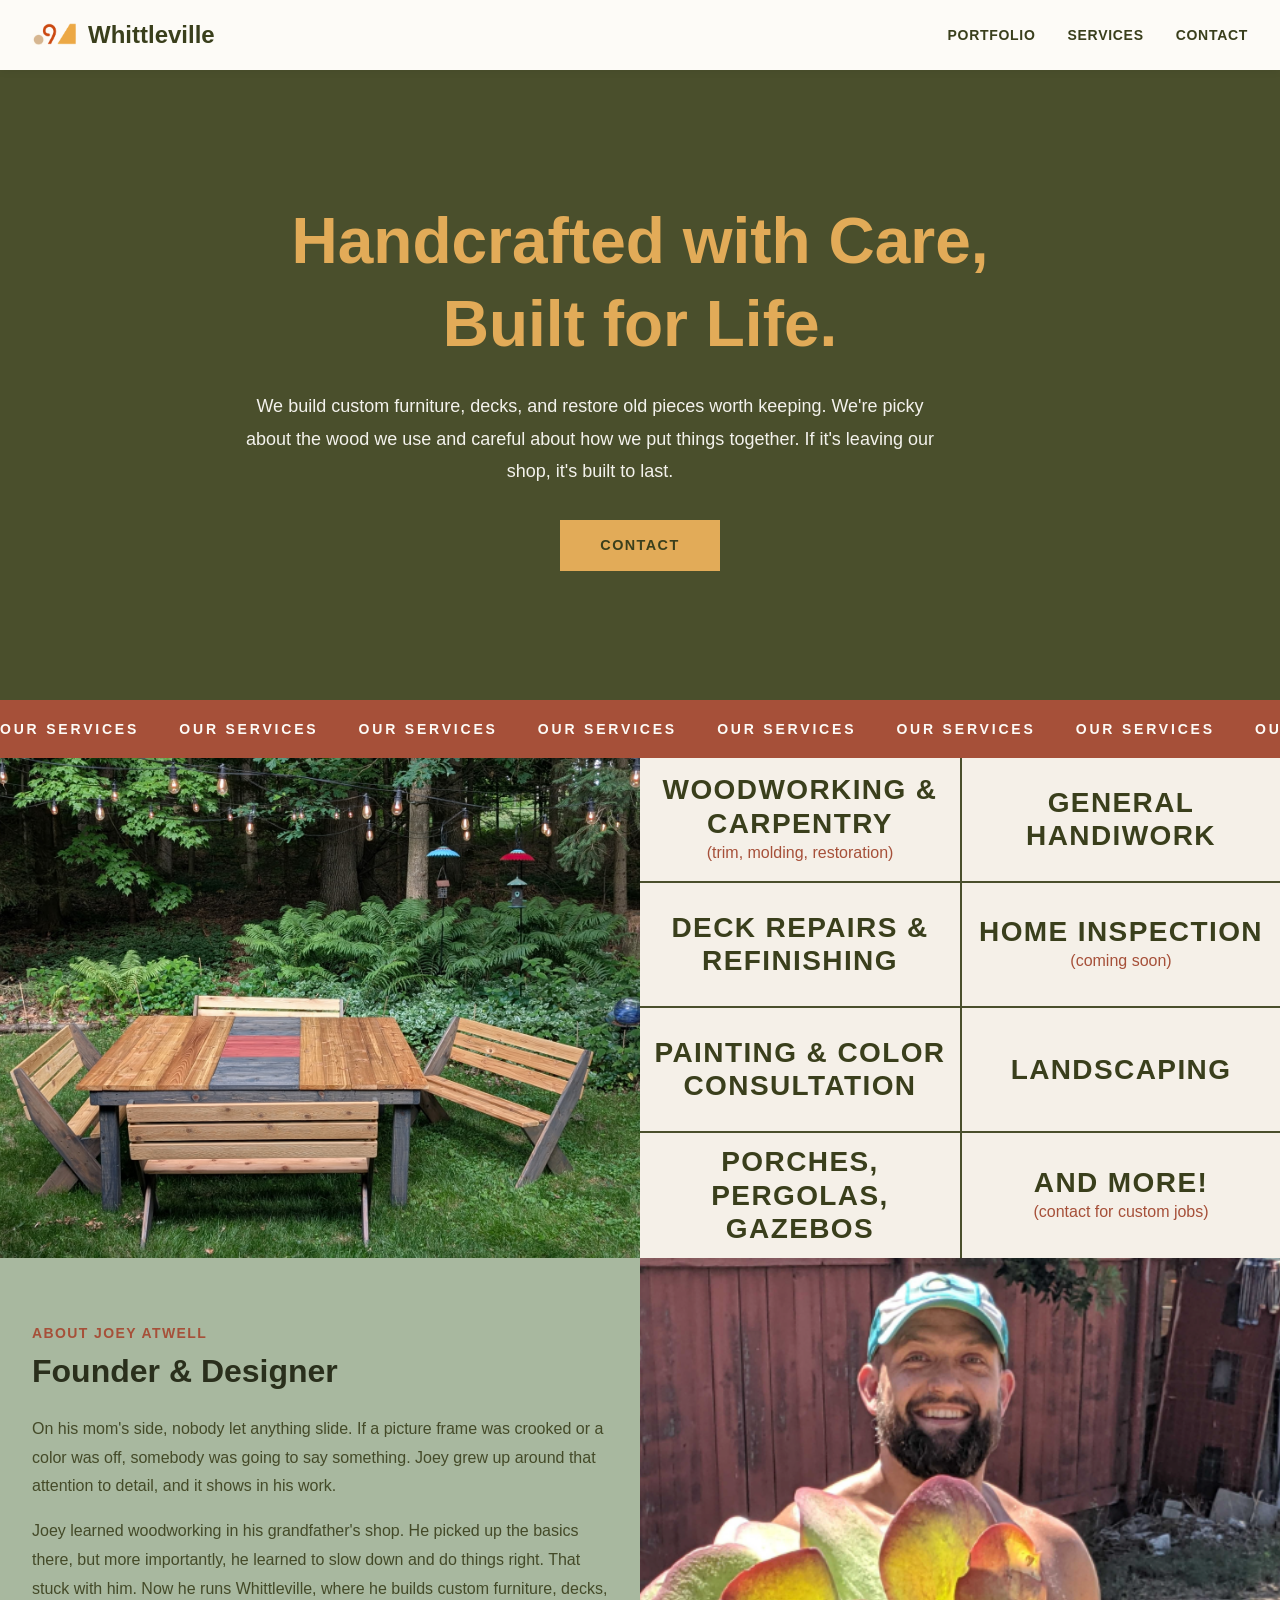
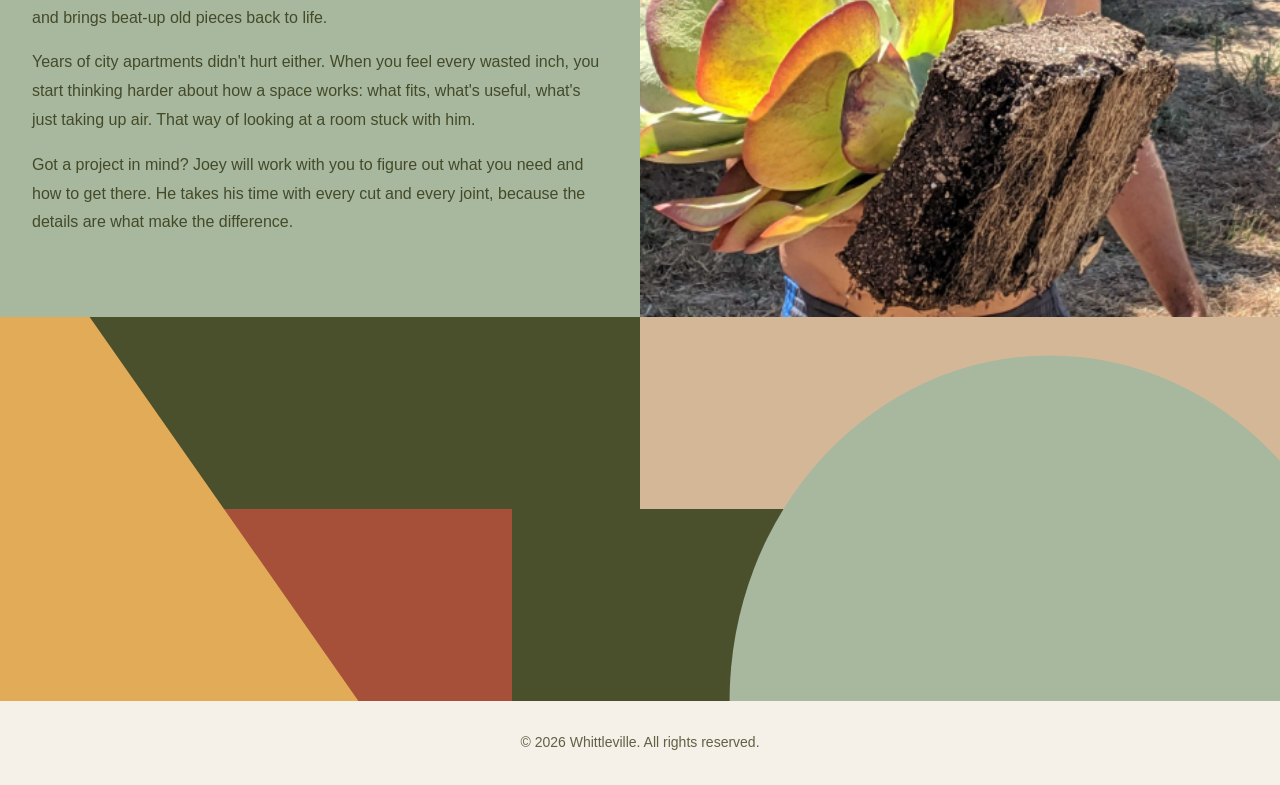
<file: index.html>
<!doctype html>
<html lang="en">
    <head>
        <meta charset="UTF-8" />
        <meta name="viewport" content="width=device-width, initial-scale=1.0" />
        <meta
            name="description"
            content="Whittleville - Custom woodworking, furniture restoration, and deck building done right."
        />
        <title>Whittleville - Handcrafted with Care, Built for Life</title>
        <link rel="stylesheet" href="css/styles.css" />
        <link rel="preconnect" href="https://fonts.googleapis.com" />
        <link rel="preconnect" href="https://fonts.gstatic.com" crossorigin />
        <link
            href="https://fonts.googleapis.com/css2?family=Courier+Prime:wght@400;700&display=swap"
            rel="stylesheet"
        />
    </head>
    <body>
        <!-- Header & Navigation -->
        <header class="header">
            <nav class="nav container">
                <a href="index.html" class="nav__logo">
                    <span class="nav__logo-icon">
                        <img src="images/logo-transparent.png" alt="logo" />
                    </span>
                    Whittleville
                </a>

                <button class="nav__toggle" aria-label="Toggle navigation">
                    <span></span>
                    <span></span>
                    <span></span>
                </button>

                <div class="nav__menu">
                    <ul class="nav__list">
                        <li>
                            <a href="portfolio.html" class="nav__link"
                                >Portfolio</a
                            >
                        </li>
                        <li>
                            <a href="services.html" class="nav__link"
                                >Services</a
                            >
                        </li>
                        <li>
                            <a href="contact.html" class="nav__link">Contact</a>
                        </li>
                    </ul>
                </div>
            </nav>
        </header>

        <!-- Hero Section -->
        <section class="hero">
            <div class="hero__container">
                <h1 class="hero__title">
                    Handcrafted with Care, Built for Life.
                </h1>
                <p class="hero__text">
                    We build custom furniture, decks, and restore old pieces
                    worth keeping. We're picky about the wood we use and careful
                    about how we put things together. If it's leaving our shop,
                    it's built to last.
                </p>
                <a href="contact.html" class="btn">Contact</a>
            </div>
        </section>

        <!-- Services Banner -->
        <div class="services-banner">
            <div class="services-banner__text">
                OUR SERVICES&nbsp;&nbsp;&nbsp;&nbsp;&nbsp;&nbsp;OUR
                SERVICES&nbsp;&nbsp;&nbsp;&nbsp;&nbsp;&nbsp;OUR
                SERVICES&nbsp;&nbsp;&nbsp;&nbsp;&nbsp;&nbsp;OUR
                SERVICES&nbsp;&nbsp;&nbsp;&nbsp;&nbsp;&nbsp;OUR
                SERVICES&nbsp;&nbsp;&nbsp;&nbsp;&nbsp;&nbsp;OUR
                SERVICES&nbsp;&nbsp;&nbsp;&nbsp;&nbsp;&nbsp;OUR
                SERVICES&nbsp;&nbsp;&nbsp;&nbsp;&nbsp;&nbsp;OUR
                SERVICES&nbsp;&nbsp;&nbsp;&nbsp;&nbsp;&nbsp;OUR
                SERVICES&nbsp;&nbsp;&nbsp;&nbsp;&nbsp;&nbsp;OUR
                SERVICES&nbsp;&nbsp;&nbsp;&nbsp;&nbsp;&nbsp;OUR
                SERVICES&nbsp;&nbsp;&nbsp;&nbsp;&nbsp;&nbsp;OUR
                SERVICES&nbsp;&nbsp;&nbsp;&nbsp;&nbsp;&nbsp;OUR
                SERVICES&nbsp;&nbsp;&nbsp;&nbsp;&nbsp;&nbsp;OUR
                SERVICES&nbsp;&nbsp;&nbsp;&nbsp;&nbsp;&nbsp;OUR
                SERVICES&nbsp;&nbsp;&nbsp;&nbsp;&nbsp;&nbsp;OUR
                SERVICES&nbsp;&nbsp;&nbsp;&nbsp;&nbsp;&nbsp;OUR
                SERVICES&nbsp;&nbsp;&nbsp;&nbsp;&nbsp;&nbsp;OUR
                SERVICES&nbsp;&nbsp;&nbsp;&nbsp;&nbsp;&nbsp;OUR
                SERVICES&nbsp;&nbsp;&nbsp;&nbsp;&nbsp;&nbsp;OUR
                SERVICES&nbsp;&nbsp;&nbsp;&nbsp;&nbsp;&nbsp;
            </div>
        </div>

        <!-- Services Section -->
        <section class="services">
            <div class="services__container">
                <img
                    src="images/project-pictures/finished-patio-furniture.jpg"
                    alt="Custom outdoor furniture set in garden"
                    class="services__image"
                />

                <div class="services__list">
                    <div class="services__item d-flex flex-column">
                        <h3 class="services__name">Woodworking & Carpentry</h3>
                        <span class="color-rust"
                            >(trim, molding, restoration)</span
                        >
                    </div>
                    <div class="services__item">
                        <h3 class="services__name">General Handiwork</h3>
                    </div>
                    <div class="services__item d-flex flex-column">
                        <h3 class="services__name">
                            Deck Repairs & Refinishing
                        </h3>
                    </div>
                    <div class="services__item d-flex flex-column">
                        <h3 class="services__name">Home Inspection</h3>
                        <span class="color-rust">(coming soon)</span>
                    </div>
                    <div class="services__item">
                        <h3 class="services__name">
                            Painting & Color Consultation
                        </h3>
                    </div>
                    <div class="services__item">
                        <h3 class="services__name">
                            Landscaping
                        </h3>
                    </div>
                    <div class="services__item">
                        <h3 class="services__name">
                            Porches, Pergolas, Gazebos
                        </h3>
                    </div>
                    <div class="services__item d-flex flex-column">
                        <h3 class="services__name">And more!</h3>
                        <span class="color-rust"
                            >(contact for custom jobs)</span
                        >
                    </div>
                </div>
            </div>
        </section>

        <!-- About Section -->
        <section class="about">
            <div class="about__container container">
                <div class="about__content">
                    <p class="about__subtitle">About Joey Atwell</p>
                    <h2 class="about__title">Founder & Designer</h2>

                    <p class="about__text">
                        On his mom's side, nobody let anything slide. If a
                        picture frame was crooked or a color was off, somebody
                        was going to say something. Joey grew up around that
                        attention to detail, and it shows in his work.
                    </p>

                    <p class="about__text">
                        Joey learned woodworking in his grandfather's shop. He
                        picked up the basics there, but more importantly, he
                        learned to slow down and do things right. That stuck
                        with him. Now he runs Whittleville, where he builds
                        custom furniture, decks, and brings beat-up old pieces
                        back to life.
                    </p>

                    <p class="about__text">
                        Years of city apartments didn't hurt either. When you
                        feel every wasted inch, you start thinking harder about
                        how a space works: what fits, what's useful, what's
                        just taking up air. That way of looking at a room stuck
                        with him.
                    </p>

                    <p class="about__text">
                        Got a project in mind? Joey will work with you to figure
                        out what you need and how to get there. He takes his
                        time with every cut and every joint, because the details
                        are what make the difference.
                    </p>
                </div>

                <div class="about__image-wrapper">
                    <img
                        src="images/joey-working.png"
                        alt="Joey Atwell working on a project"
                        class="about__image"
                    />
                </div>
            </div>
        </section>

        <!-- Footer -->
        <footer class="footer">
            <svg
                viewBox="0 0 1000 300"
                xmlns="http://www.w3.org/2000/svg"
                preserveAspectRatio="xMidYMid slice"
            >
                <!-- Olive green background -->
                <rect x="0" y="0" width="1000" height="300" fill="#4a4f2c" />

                <!-- Rust/terracotta rectangle - smaller, overlapping -->
                <rect x="0" y="150" width="400" height="150" fill="#a65039" />

                <!-- Mustard/tan gold triangle - large, from bottom left -->
                <polygon points="0,300 0,-100 280,300" fill="#e2ab58" />

                <!-- Sand/blush rectangle - top right -->
                <rect x="500" y="0" width="500" height="150" fill="#d4b797" />

                <!-- Sage green circle/ellipse - bottom right, partially cut off -->
                <ellipse cx="820" cy="300" rx="250" ry="270" fill="#a8b89f" />
            </svg>
            <div class="container">
                <p class="footer__text">
                    &copy;
                    <script>
                        document.write(new Date().getFullYear());
                    </script>
                    Whittleville. All rights reserved.
                </p>
            </div>
        </footer>

        <script src="js/main.js"></script>
    </body>
</html>
</file>
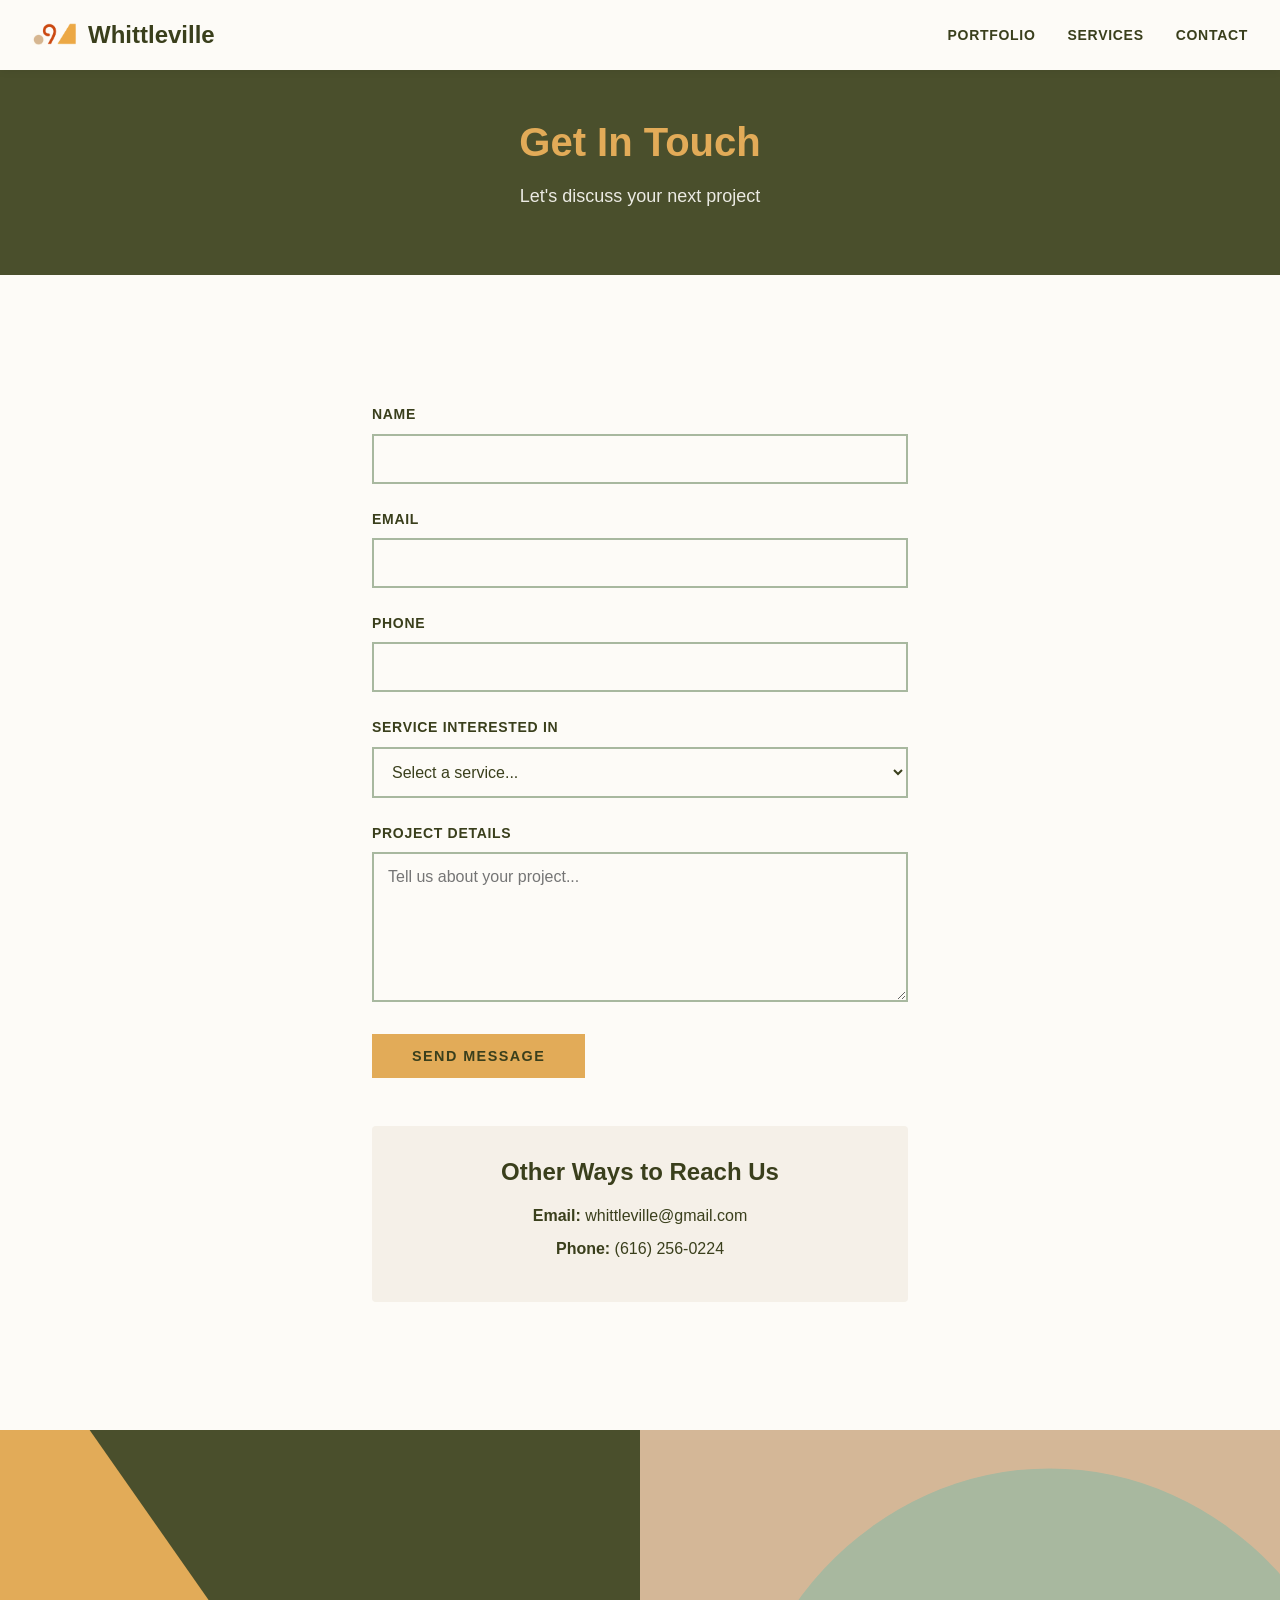
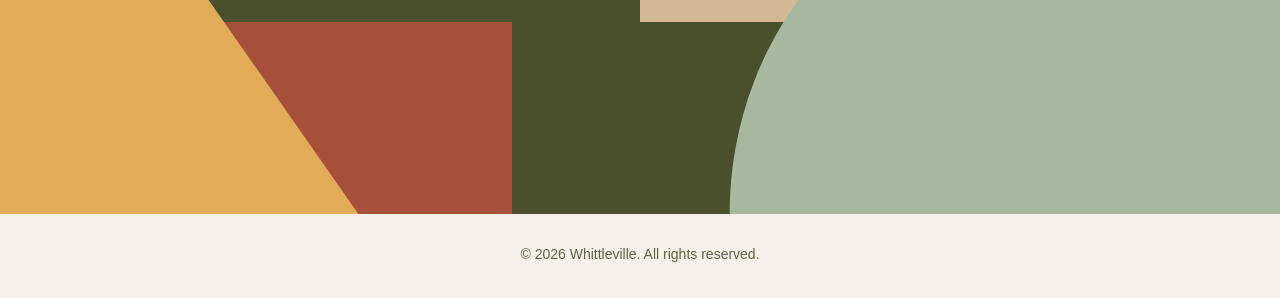
<file: contact.html>
<!doctype html>
<html lang="en">
    <head>
        <meta charset="UTF-8" />
        <meta name="viewport" content="width=device-width, initial-scale=1.0" />
        <meta
            name="description"
            content="Get in touch with Whittleville for custom woodworking, restoration, and home services."
        />
        <title>Contact - Whittleville</title>
        <link rel="stylesheet" href="css/styles.css" />
        <link rel="preconnect" href="https://fonts.googleapis.com" />
        <link rel="preconnect" href="https://fonts.gstatic.com" crossorigin />
        <link
            href="https://fonts.googleapis.com/css2?family=Courier+Prime:wght@400;700&display=swap"
            rel="stylesheet"
        />
    </head>
    <body>
        <!-- Header & Navigation -->
        <header class="header">
            <nav class="nav container">
                <a href="index.html" class="nav__logo">
                    <span class="nav__logo-icon">
                        <img src="images/logo-transparent.png" alt="logo" />
                    </span>
                    Whittleville
                </a>

                <button class="nav__toggle" aria-label="Toggle navigation">
                    <span></span>
                    <span></span>
                    <span></span>
                </button>

                <div class="nav__menu">
                    <ul class="nav__list">
                        <li>
                            <a href="portfolio.html" class="nav__link"
                                >Portfolio</a
                            >
                        </li>
                        <li>
                            <a href="services.html" class="nav__link"
                                >Services</a
                            >
                        </li>
                        <li>
                            <a href="contact.html" class="nav__link">Contact</a>
                        </li>
                    </ul>
                </div>
            </nav>
        </header>

        <!-- Page Header -->
        <section class="page-header">
            <h1 class="page-header__title">Get In Touch</h1>
            <p class="page-header__subtitle">Let's discuss your next project</p>
        </section>

        <!-- Contact Form -->
        <section class="section">
            <div class="contact-form">
                <form action="https://formsubmit.co/whittleville@gmail.com" method="POST" id="contactForm">
                    <!-- Formsubmit configuration -->
                    <input type="hidden" name="_next" value="https://whittleville.com/thanks.html" />
                    <input type="hidden" name="_subject" value="New Whittleville Inquiry" />
                    <input type="hidden" name="_blacklist" value="casino, crypto, SEO, viagra, loan, forex, bitcoin, marketing agency, web traffic, backlinks" />
                    <input type="hidden" name="_template" value="table" />
                    <input type="hidden" name="_autoresponse" value="Thanks for reaching out to Whittleville! We got your message and will get back to you soon." />

                    <div class="form-group">
                        <label for="name" class="form-label">Name</label>
                        <input
                            type="text"
                            id="name"
                            name="name"
                            class="form-input"
                            required
                        />
                    </div>

                    <div class="form-group">
                        <label for="email" class="form-label">Email</label>
                        <input
                            type="email"
                            id="email"
                            name="email"
                            class="form-input"
                            required
                        />
                    </div>

                    <div class="form-group">
                        <label for="phone" class="form-label">Phone</label>
                        <input
                            type="tel"
                            id="phone"
                            name="phone"
                            class="form-input"
                        />
                    </div>

                    <!-- Honeypot field - hidden from humans, visible to bots -->
                    <div
                        class="form-group"
                        style="position: absolute; left: -9999px"
                        aria-hidden="true"
                    >
                        <label for="website">Website</label>
                        <input
                            type="text"
                            id="website"
                            name="website"
                            class="form-input"
                            tabindex="-1"
                            autocomplete="off"
                        />
                    </div>

                    <div class="form-group">
                        <label for="service" class="form-label"
                            >Service Interested In</label
                        >
                        <select id="service" name="service" class="form-input">
                            <option value="">Select a service...</option>
                            <option value="woodworking">Woodworking</option>
                            <option value="deck-repairs">Deck Repairs & Refinishing</option>
                            <option value="furniture-restoration">Furniture Restoration</option>
                            <option value="general-handiwork">General Handiwork</option>
                            <option value="painting">Painting & Color Consultation</option>
                            <option value="landscaping">Landscaping</option>
                            <option value="porches-pergolas-gazebos">Porches, Pergolas & Gazebos</option>
                            <option value="other">Other</option>
                        </select>
                    </div>

                    <div class="form-group">
                        <label for="message" class="form-label">
                            Project Details
                        </label>
                        <textarea
                            id="message"
                            name="message"
                            class="form-textarea"
                            required
                            placeholder="Tell us about your project..."
                        ></textarea>
                    </div>

                    <button type="submit" class="btn form-button">
                        Send Message
                    </button>
                </form>

                <div
                    style="
                        margin-top: 3rem;
                        text-align: center;
                        padding: 2rem;
                        background-color: var(--cream);
                        border-radius: 4px;
                    "
                >
                    <h3
                        style="
                            font-family: var(--font-heading);
                            color: var(--dark-olive);
                            margin-bottom: 1rem;
                        "
                    >
                        Other Ways to Reach Us
                    </h3>
                    <p style="margin-bottom: 0.5rem">
                        <strong>Email:</strong> whittleville@gmail.com
                    </p>
                    <p style="margin-bottom: 0.5rem">
                        <strong>Phone:</strong> (616) 256-0224
                    </p>
                </div>
            </div>
        </section>

        <!-- Footer -->
        <footer class="footer">
            <svg
                viewBox="0 0 1000 300"
                xmlns="http://www.w3.org/2000/svg"
                preserveAspectRatio="xMidYMid slice"
            >
                <!-- Olive green background -->
                <rect x="0" y="0" width="1000" height="300" fill="#4a4f2c" />

                <!-- Rust/terracotta rectangle - smaller, overlapping -->
                <rect x="0" y="150" width="400" height="150" fill="#a65039" />

                <!-- Mustard/tan gold triangle - large, from bottom left -->
                <polygon points="0,300 0,-100 280,300" fill="#e2ab58" />

                <!-- Sand/blush rectangle - top right -->
                <rect x="500" y="0" width="500" height="150" fill="#d4b797" />

                <!-- Sage green circle/ellipse - bottom right, partially cut off -->
                <ellipse cx="820" cy="300" rx="250" ry="270" fill="#a8b89f" />
            </svg>
            <div class="container">
                <p class="footer__text">
                    &copy;
                    <script>
                        document.write(new Date().getFullYear());
                    </script>
                    Whittleville. All rights reserved.
                </p>
            </div>
        </footer>

        <script src="js/main.js"></script>
    </body>
</html>
</file>
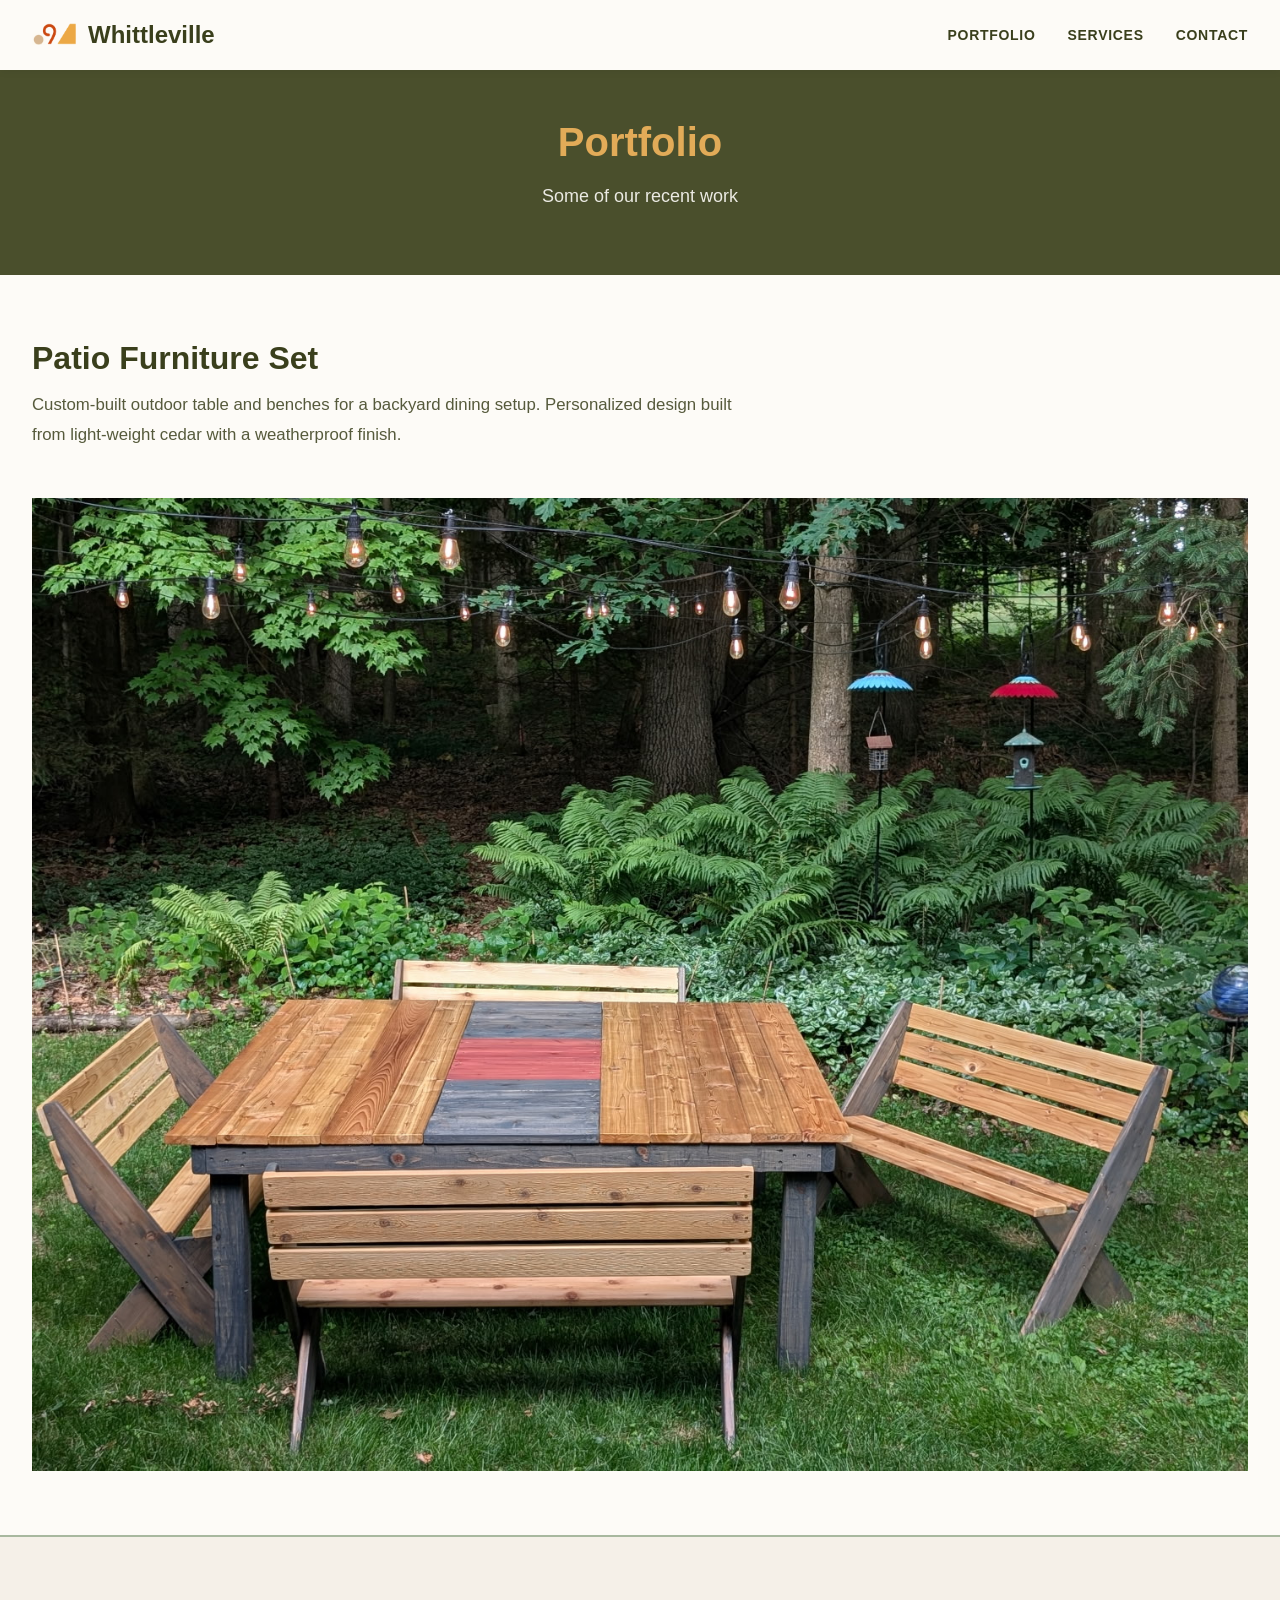
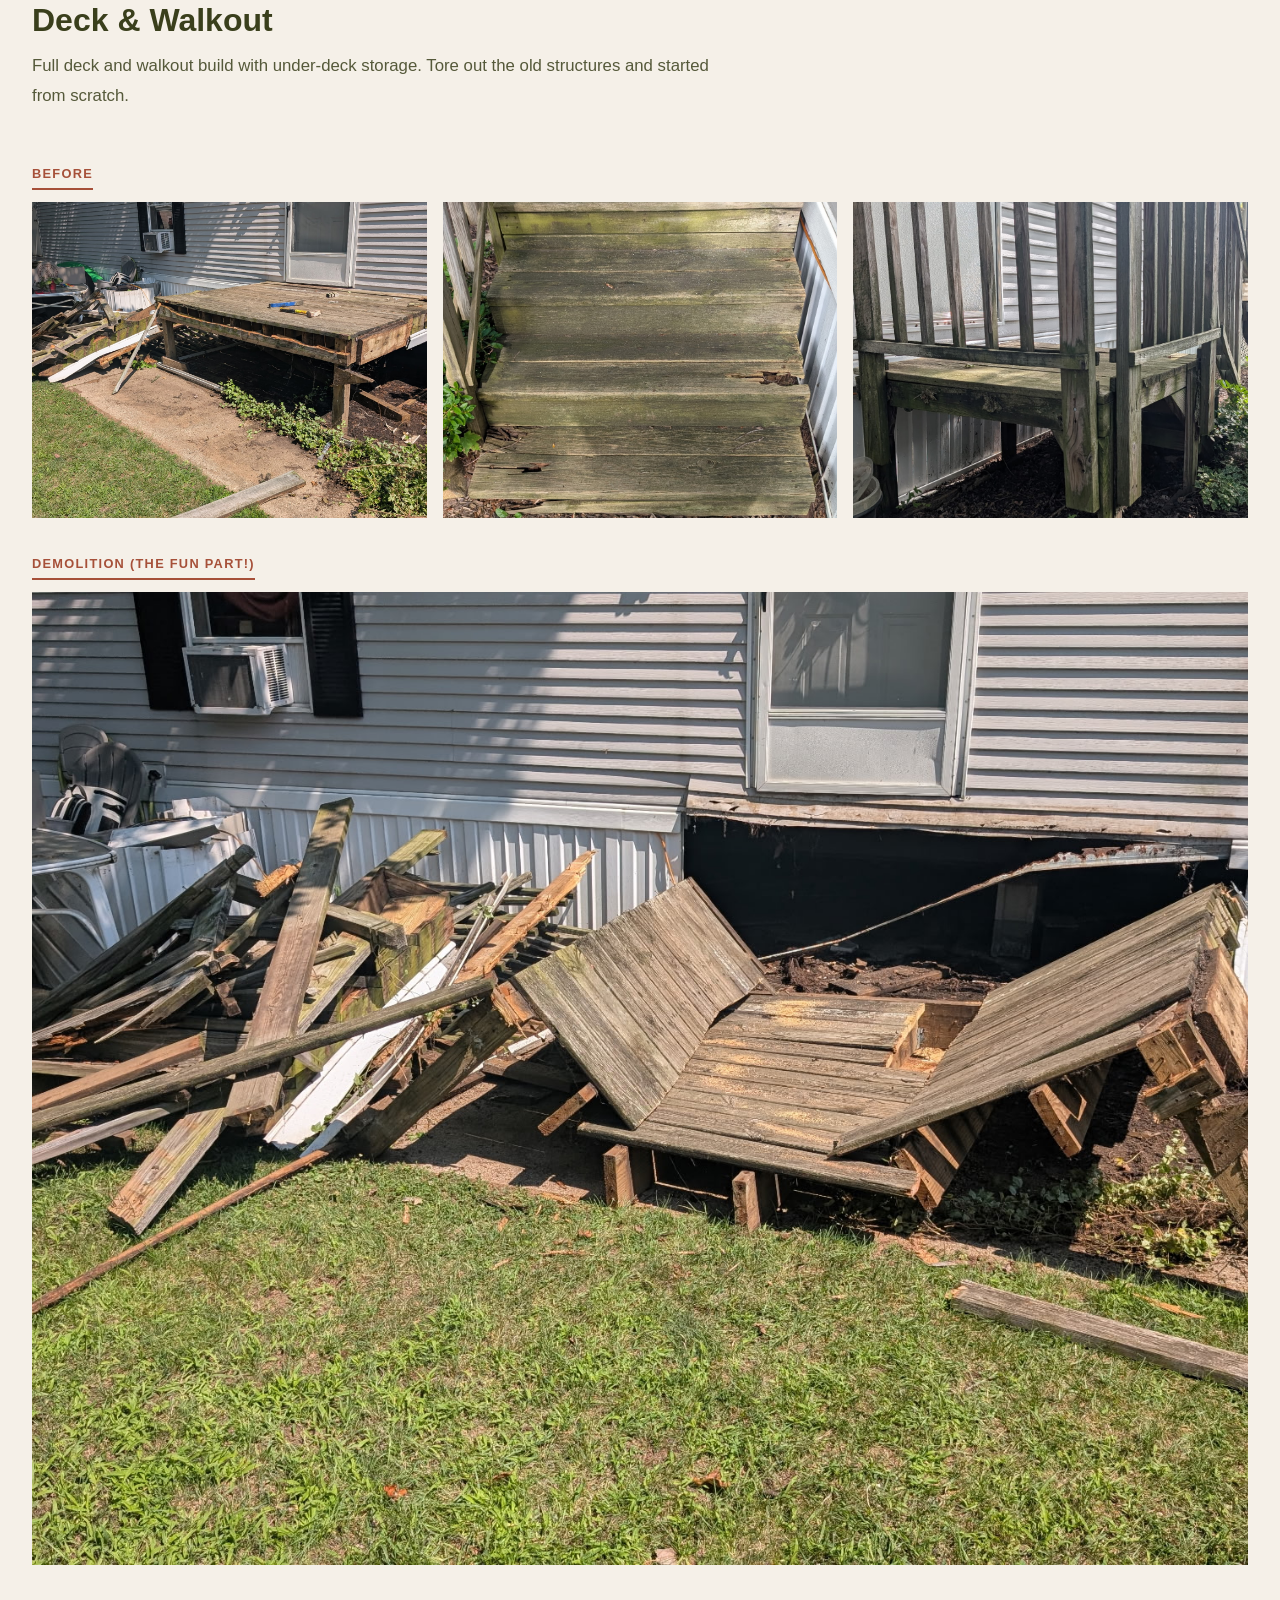
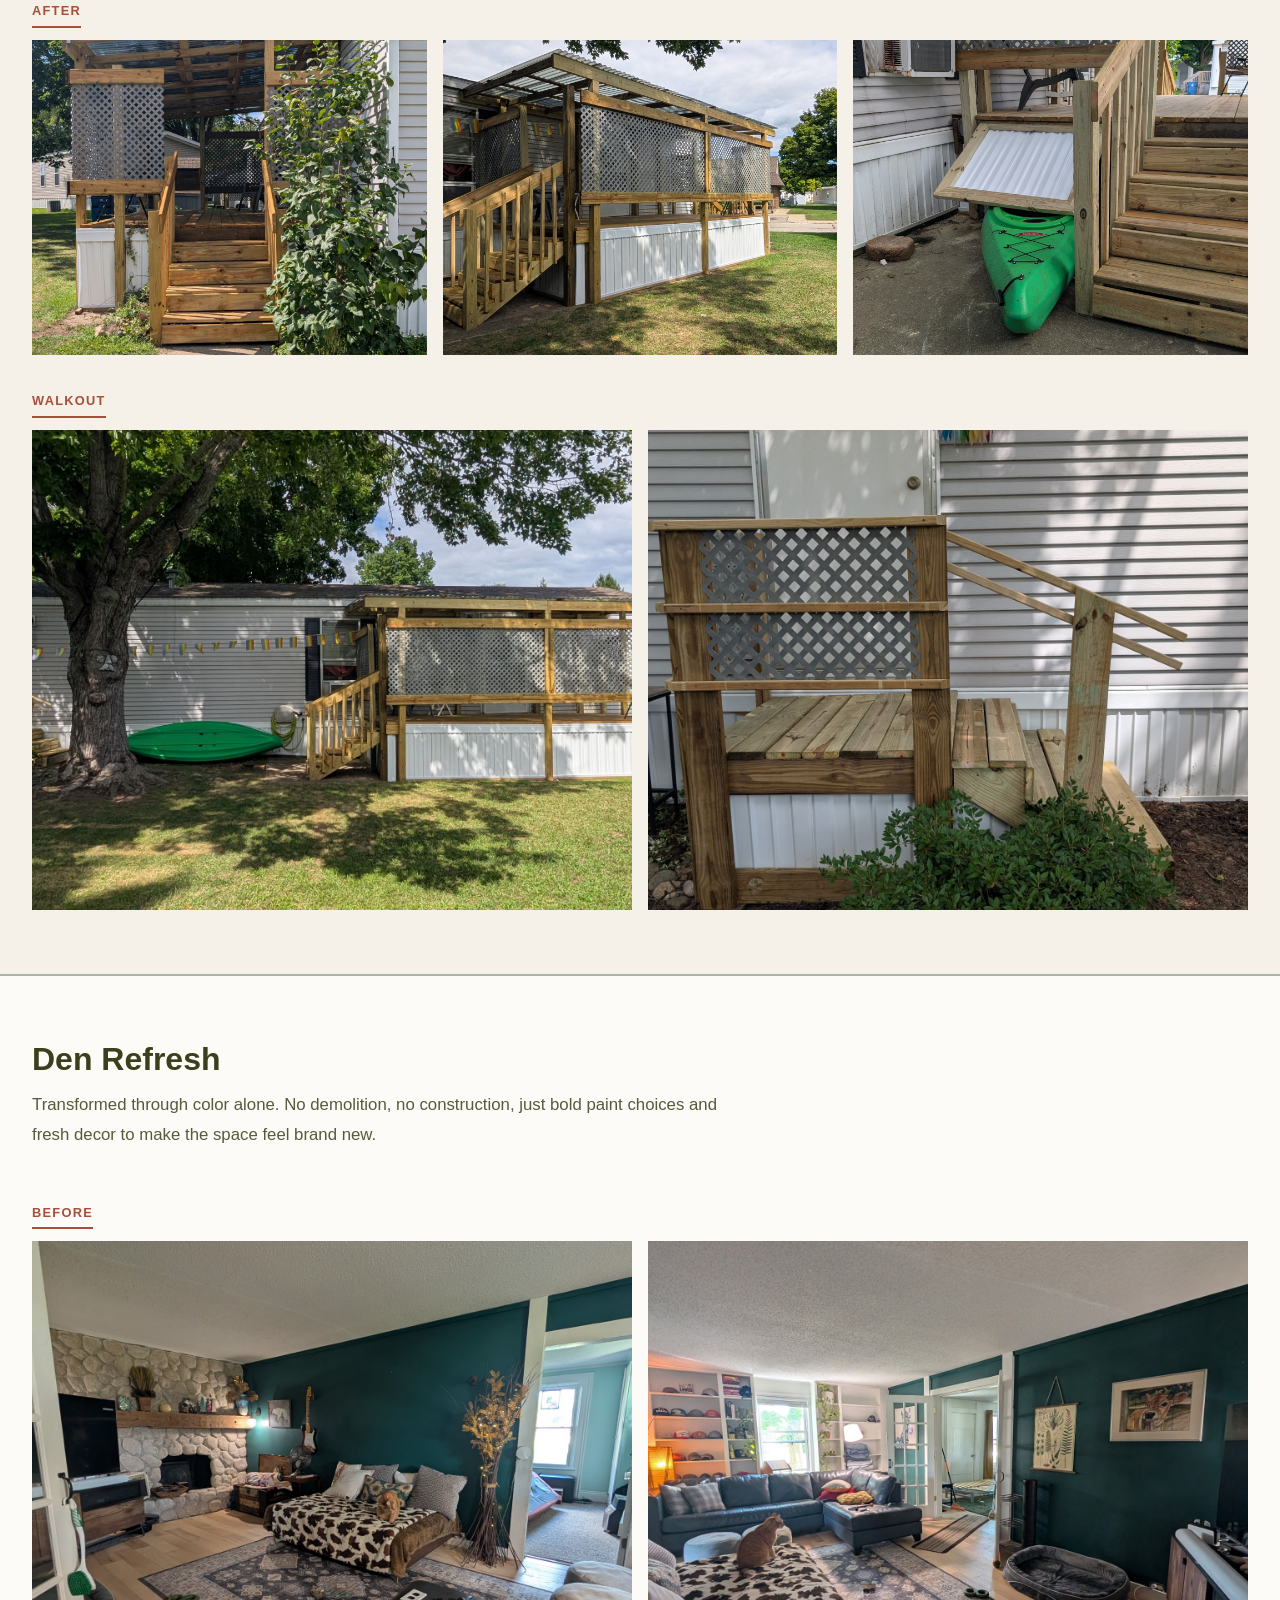
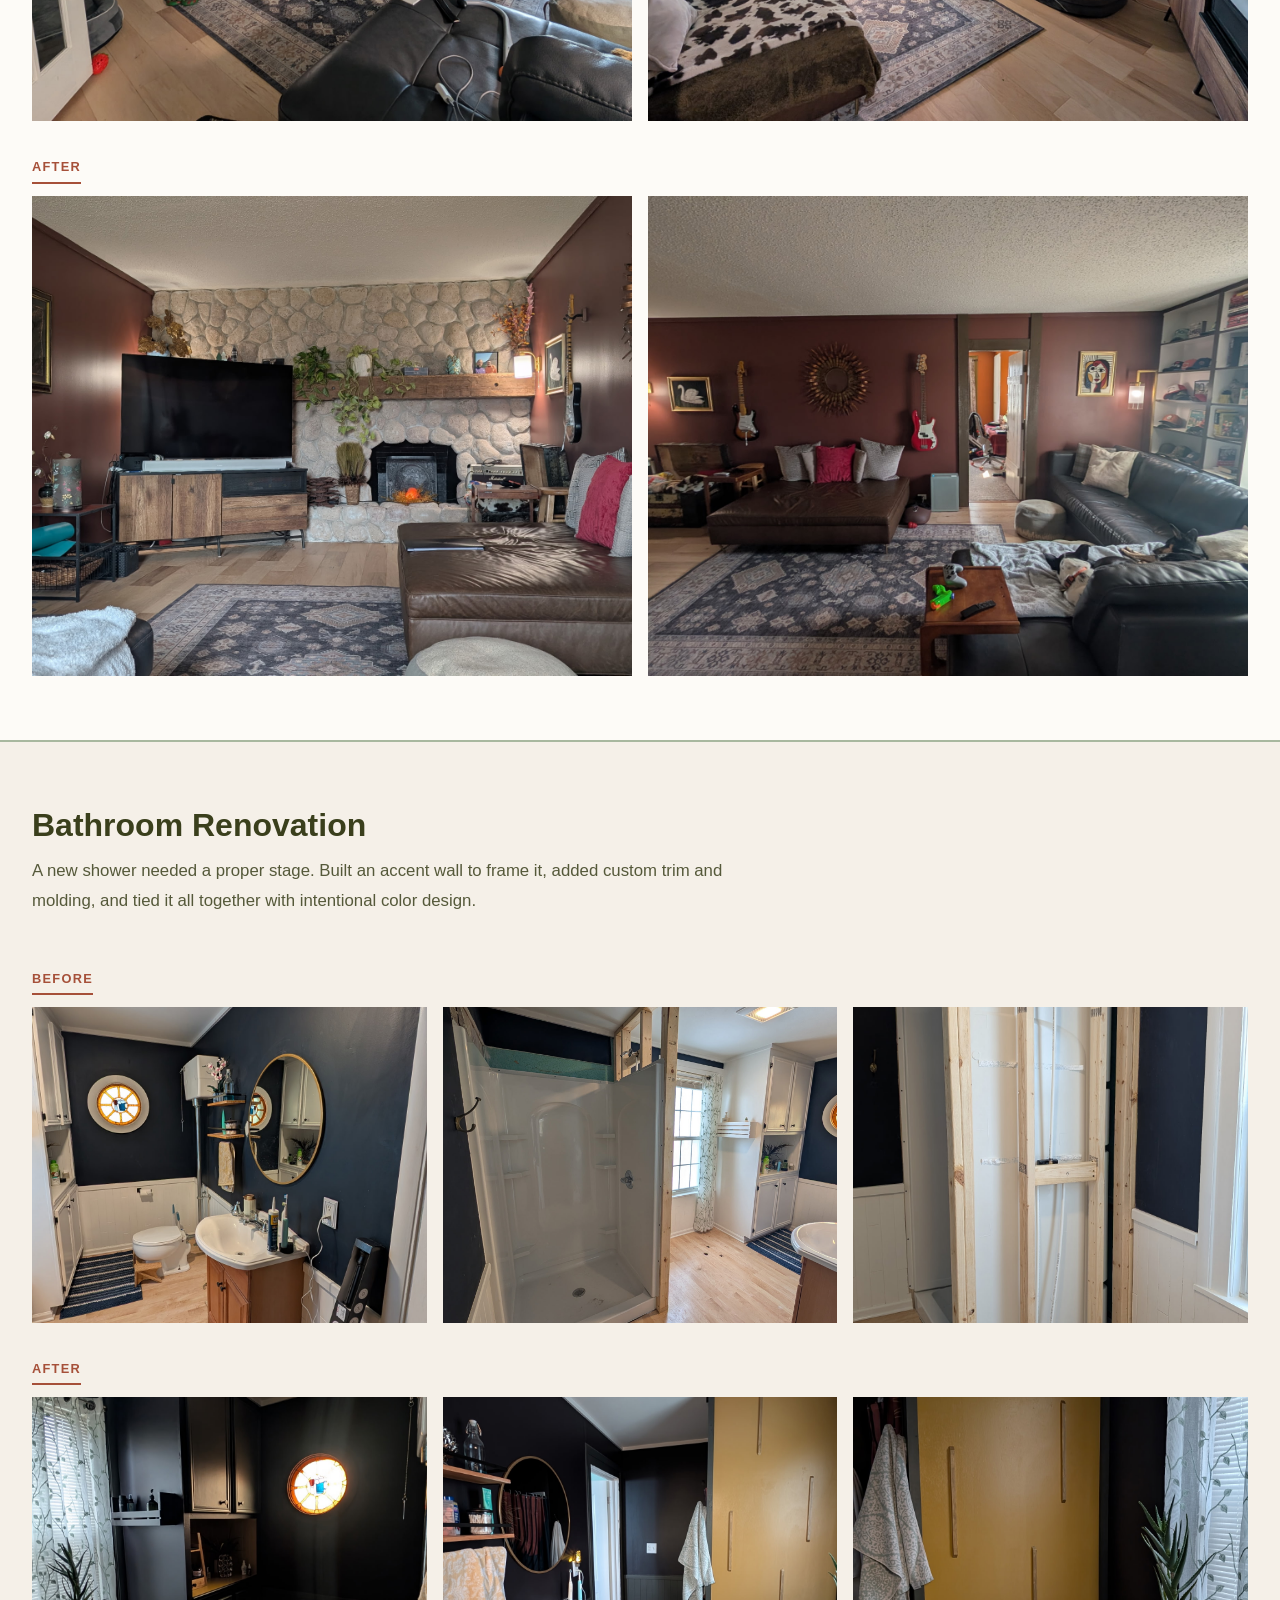
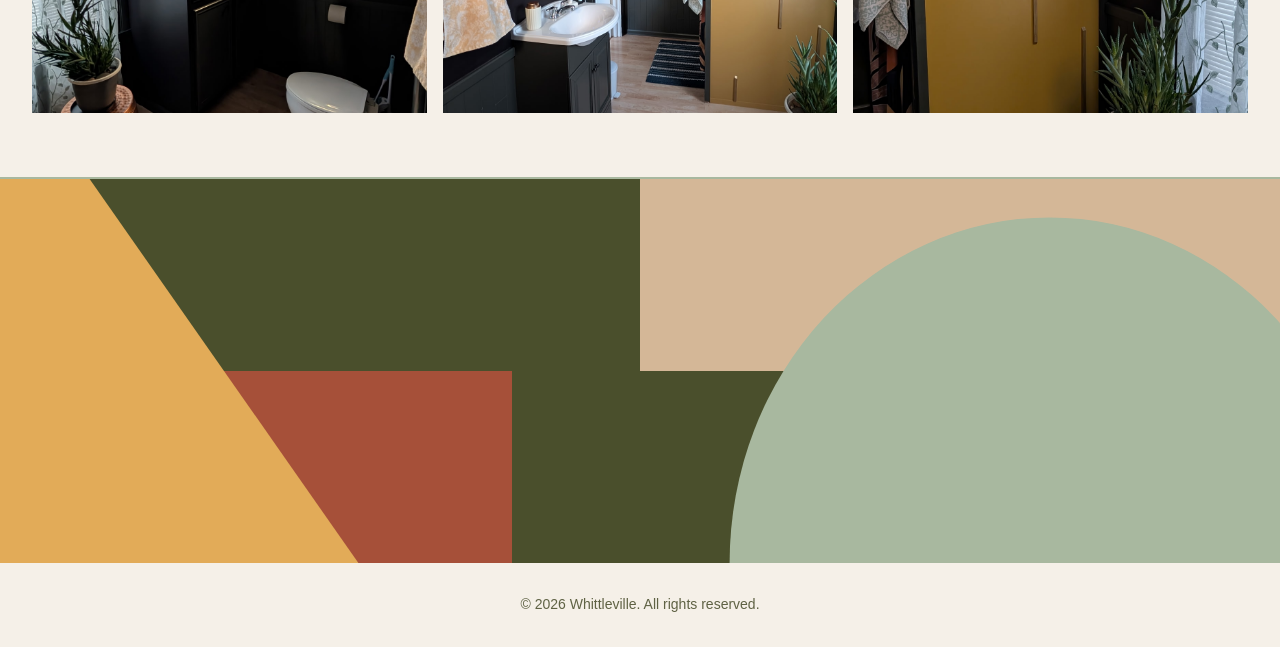
<file: portfolio.html>
<!doctype html>
<html lang="en">
    <head>
        <meta charset="UTF-8" />
        <meta name="viewport" content="width=device-width, initial-scale=1.0" />
        <meta
            name="description"
            content="View our portfolio of handcrafted woodworking projects, furniture restoration, and custom builds."
        />
        <title>Portfolio - Whittleville</title>
        <link rel="stylesheet" href="css/styles.css" />
        <link rel="preconnect" href="https://fonts.googleapis.com" />
        <link rel="preconnect" href="https://fonts.gstatic.com" crossorigin />
        <link
            href="https://fonts.googleapis.com/css2?family=Courier+Prime:wght@400;700&display=swap"
            rel="stylesheet"
        />
    </head>
    <body>
        <!-- Header & Navigation -->
        <header class="header">
            <nav class="nav container">
                <a href="index.html" class="nav__logo">
                    <span class="nav__logo-icon">
                        <img src="images/logo-transparent.png" alt="logo" />
                    </span>
                    Whittleville
                </a>

                <button class="nav__toggle" aria-label="Toggle navigation">
                    <span></span>
                    <span></span>
                    <span></span>
                </button>

                <div class="nav__menu">
                    <ul class="nav__list">
                        <li>
                            <a href="portfolio.html" class="nav__link"
                                >Portfolio</a
                            >
                        </li>
                        <li>
                            <a href="services.html" class="nav__link"
                                >Services</a
                            >
                        </li>
                        <li>
                            <a href="contact.html" class="nav__link">Contact</a>
                        </li>
                    </ul>
                </div>
            </nav>
        </header>

        <!-- Page Header -->
        <section class="page-header">
            <h1 class="page-header__title">Portfolio</h1>
            <p class="page-header__subtitle">Some of our recent work</p>
        </section>

        <!-- Projects -->

        <section class="project">
            <div class="project__header">
                <h2 class="project__title">Patio Furniture Set</h2>
                <p class="project__description">
                    Custom-built outdoor table and benches for a backyard dining
                    setup. Personalized design built from light-weight cedar
                    with a weatherproof finish.
                </p>
            </div>
            <div class="project__photos">
                <img
                    src="images/project-pictures/finished-patio-furniture.jpg"
                    alt="Custom outdoor patio furniture set"
                    class="project__photo"
                />
            </div>
        </section>

        <section class="project">
            <div class="project__header">
                <h2 class="project__title">Deck & Walkout</h2>
                <p class="project__description">
                    Full deck and walkout build with under-deck storage. Tore
                    out the old structures and started from scratch.
                </p>
            </div>
            <div class="project__phase">
                <span class="project__phase-label">Before</span>
                <div class="project__photos">
                    <img
                        src="images/project-pictures/deck-walkout/2025-deck-DURING.jpg"
                        alt="Deck area before rebuild"
                        class="project__photo"
                    />
                    <img
                        src="images/project-pictures/deck-walkout/2025-walkout-BEFORE-front.jpg"
                        alt="Walkout area before construction"
                        class="project__photo"
                    />
                    <img
                        src="images/project-pictures/deck-walkout/2025-walkout-BEFORE-back.jpg"
                        alt="Walkout area before, back view"
                        class="project__photo"
                    />
                </div>
            </div>
            <div class="project__phase">
                <span class="project__phase-label"
                    >Demolition (the fun part!)</span
                >
                <div class="project__photos">
                    <img
                        src="images/project-pictures/deck-walkout/2025-deck-DURING-2.jpg"
                        alt="Deck construction in progress"
                        class="project__photo"
                    />
                </div>
            </div>
            <div class="project__phase">
                <span class="project__phase-label">After</span>
                <div class="project__photos">
                    <img
                        src="images/project-pictures/deck-walkout/2025-deck-AFTER-front.jpg"
                        alt="Finished deck from the front"
                        class="project__photo"
                    />
                    <img
                        src="images/project-pictures/deck-walkout/2025-deck-AFTER-side.jpg"
                        alt="Finished deck from the side"
                        class="project__photo"
                    />
                    <img
                        src="images/project-pictures/deck-walkout/2025-deck-AFTER-storage.jpg"
                        alt="Under-deck storage area"
                        class="project__photo"
                    />
                </div>
            </div>
            <div class="project__phase">
                <span class="project__phase-label">Walkout</span>
                <div class="project__photos">
                    <img
                        src="images/project-pictures/deck-walkout/2025-deck-and-walkout-AFTER.jpg"
                        alt="Deck and walkout path together"
                        class="project__photo"
                    />
                    <img
                        src="images/project-pictures/deck-walkout/2025-walkout-AFTER.jpg"
                        alt="Finished walkout path"
                        class="project__photo"
                    />
                </div>
            </div>
        </section>

        <section class="project">
            <div class="project__header">
                <h2 class="project__title">Den Refresh</h2>
                <p class="project__description">
                    Transformed through color alone. No demolition, no
                    construction, just bold paint choices and fresh decor to
                    make the space feel brand new.
                </p>
            </div>
            <div class="project__phase">
                <span class="project__phase-label">Before</span>
                <div class="project__photos">
                    <img
                        src="images/project-pictures/den/den-before-from-front.jpg"
                        alt="Den before remodel, front view"
                        class="project__photo"
                    />
                    <img
                        src="images/project-pictures/den/den-before-from-end.jpg"
                        alt="Den before remodel, end view"
                        class="project__photo"
                    />
                </div>
            </div>
            <div class="project__phase">
                <span class="project__phase-label">After</span>
                <div class="project__photos">
                    <img
                        src="images/project-pictures/den/den-after-from-front.jpg"
                        alt="Finished den, front view"
                        class="project__photo"
                    />
                    <img
                        src="images/project-pictures/den/den-after-from-side.jpg"
                        alt="Finished den, side view"
                        class="project__photo"
                    />
                </div>
            </div>
        </section>

        <section class="project">
            <div class="project__header">
                <h2 class="project__title">Bathroom Renovation</h2>
                <p class="project__description">
                    A new shower needed a proper stage. Built an accent wall to
                    frame it, added custom trim and molding, and tied it all
                    together with intentional color design.
                </p>
            </div>
            <div class="project__phase">
                <span class="project__phase-label">Before</span>
                <div class="project__photos">
                    <img
                        src="images/project-pictures/bathroom/bathroom-before.jpg"
                        alt="Bathroom before renovation"
                        class="project__photo"
                    />
                    <img
                        src="images/project-pictures/bathroom/bathroom-during.jpg"
                        alt="Bathroom mid-renovation"
                        class="project__photo"
                    />
                    <img
                        src="images/project-pictures/bathroom/bathroom-during-shower-back.jpg"
                        alt="Shower area mid-renovation"
                        class="project__photo"
                    />
                </div>
            </div>
            <div class="project__phase">
                <span class="project__phase-label">After</span>
                <div class="project__photos">
                    <img
                        src="images/project-pictures/bathroom/bathroom-after-from-front.jpg"
                        alt="Finished bathroom, front view"
                        class="project__photo"
                    />
                    <img
                        src="images/project-pictures/bathroom/bathroom-after-from-end.jpg"
                        alt="Finished bathroom, end view"
                        class="project__photo"
                    />
                    <img
                        src="images/project-pictures/bathroom/bathroom-after-shower-back.jpg"
                        alt="Finished shower detail"
                        class="project__photo"
                    />
                </div>
            </div>
        </section>

        <!-- Footer -->
        <footer class="footer">
            <svg
                viewBox="0 0 1000 300"
                xmlns="http://www.w3.org/2000/svg"
                preserveAspectRatio="xMidYMid slice"
            >
                <!-- Olive green background -->
                <rect x="0" y="0" width="1000" height="300" fill="#4a4f2c" />

                <!-- Rust/terracotta rectangle - smaller, overlapping -->
                <rect x="0" y="150" width="400" height="150" fill="#a65039" />

                <!-- Mustard/tan gold triangle - large, from bottom left -->
                <polygon points="0,300 0,-100 280,300" fill="#e2ab58" />

                <!-- Sand/blush rectangle - top right -->
                <rect x="500" y="0" width="500" height="150" fill="#d4b797" />

                <!-- Sage green circle/ellipse - bottom right, partially cut off -->
                <ellipse cx="820" cy="300" rx="250" ry="270" fill="#a8b89f" />
            </svg>
            <div class="container">
                <p class="footer__text">
                    &copy; <script>document.write(new Date().getFullYear())</script> Whittleville. All rights reserved.
                </p>
            </div>
        </footer>

        <script src="js/main.js"></script>
    </body>
</html>
</file>
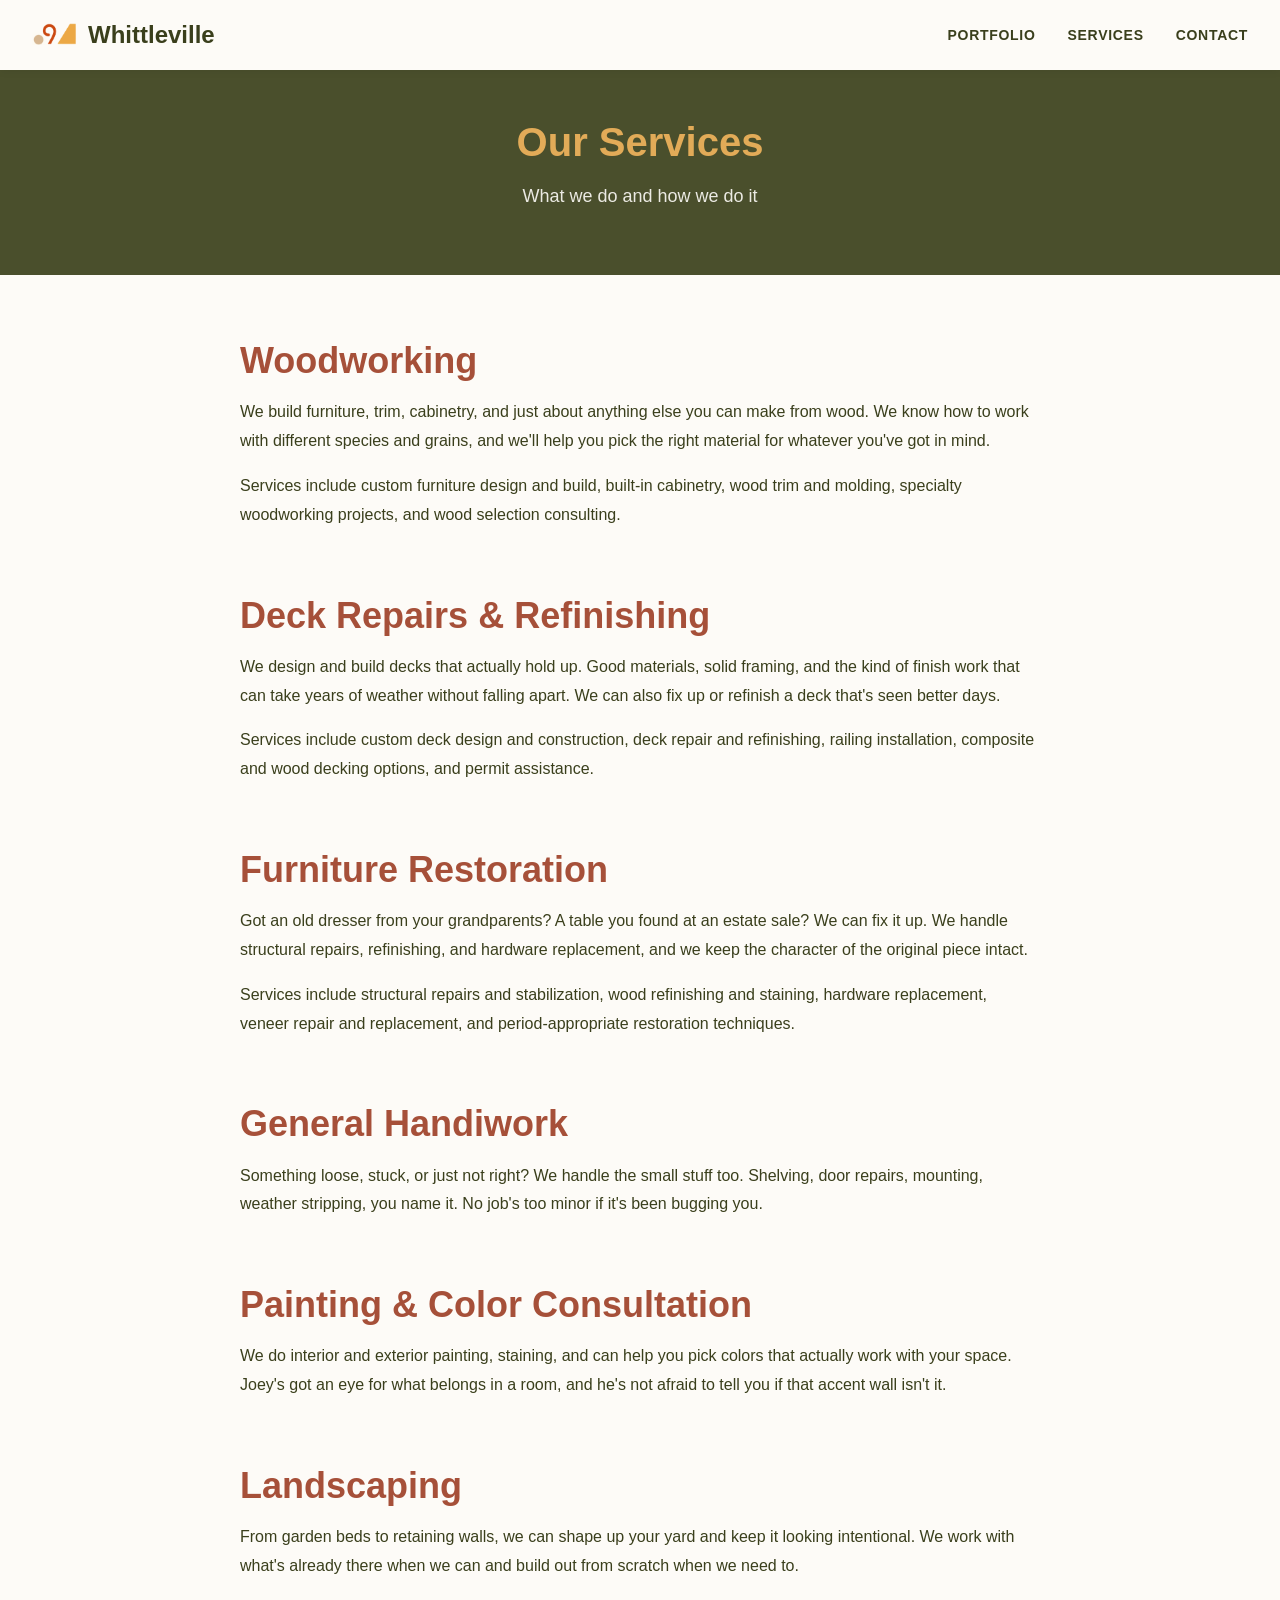
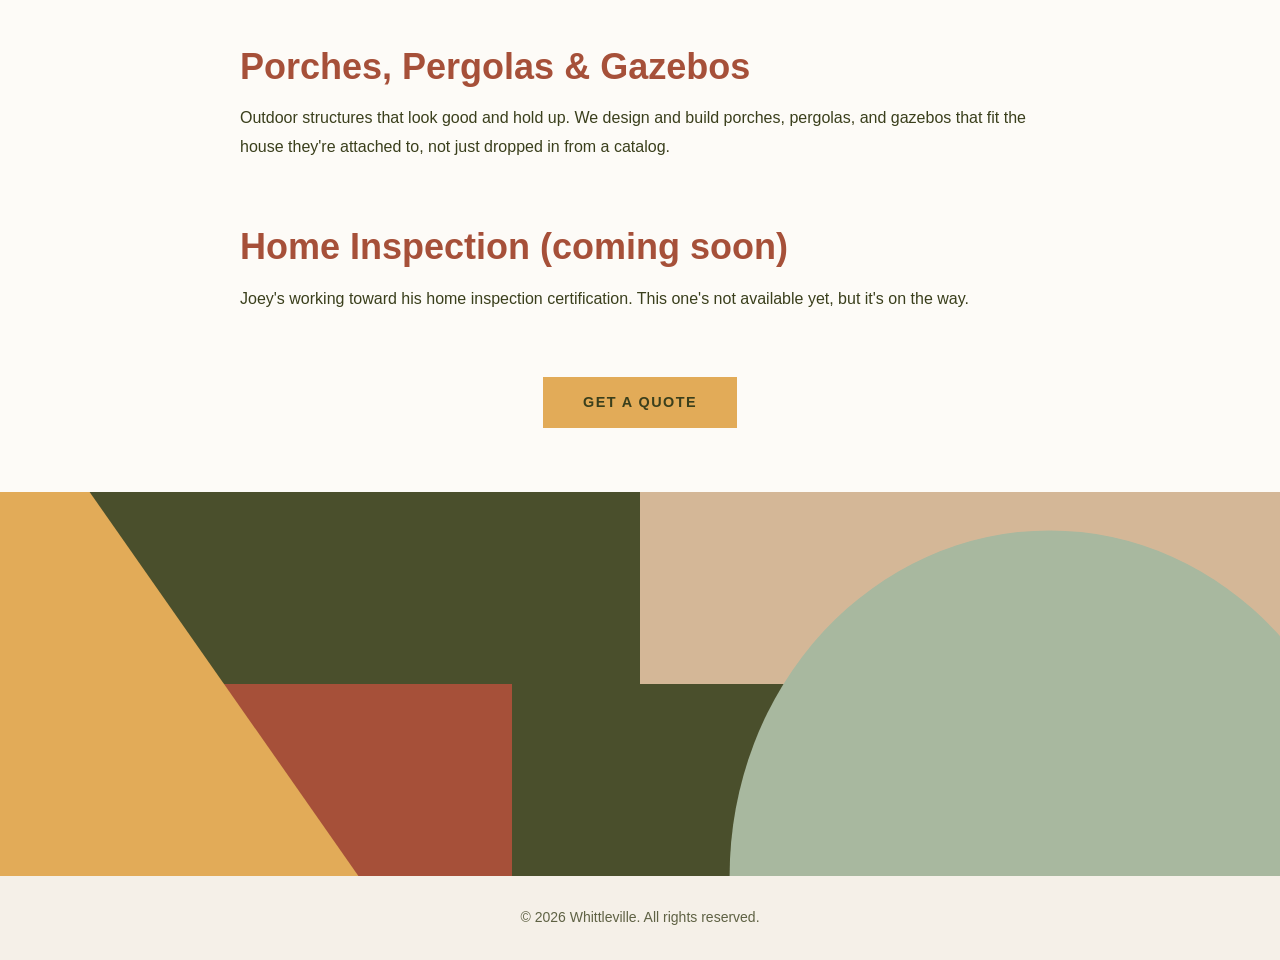
<file: services.html>
<!doctype html>
<html lang="en">
    <head>
        <meta charset="UTF-8" />
        <meta name="viewport" content="width=device-width, initial-scale=1.0" />
        <meta
            name="description"
            content="Custom woodworking, deck repairs, furniture restoration, painting, landscaping, and more from Whittleville."
        />
        <title>Services - Whittleville</title>
        <link rel="stylesheet" href="css/styles.css" />
        <link rel="preconnect" href="https://fonts.googleapis.com" />
        <link rel="preconnect" href="https://fonts.gstatic.com" crossorigin />
        <link
            href="https://fonts.googleapis.com/css2?family=Courier+Prime:wght@400;700&display=swap"
            rel="stylesheet"
        />
    </head>
    <body>
        <!-- Header & Navigation -->
        <header class="header">
            <nav class="nav container">
                <a href="index.html" class="nav__logo">
                    <span class="nav__logo-icon">
                        <img src="images/logo-transparent.png" alt="logo" />
                    </span>
                    Whittleville
                </a>

                <button class="nav__toggle" aria-label="Toggle navigation">
                    <span></span>
                    <span></span>
                    <span></span>
                </button>

                <div class="nav__menu">
                    <ul class="nav__list">
                        <li>
                            <a href="portfolio.html" class="nav__link"
                                >Portfolio</a
                            >
                        </li>
                        <li>
                            <a href="services.html" class="nav__link"
                                >Services</a
                            >
                        </li>
                        <li>
                            <a href="contact.html" class="nav__link">Contact</a>
                        </li>
                    </ul>
                </div>
            </nav>
        </header>

        <!-- Page Header -->
        <section class="page-header">
            <h1 class="page-header__title">Our Services</h1>
            <p class="page-header__subtitle">
                What we do and how we do it
            </p>
        </section>

        <!-- Services Details -->
        <section class="section">
            <div class="container">
                <div class="services-detail">
                    <div class="services-detail__block">
                        <h2 class="services-detail__title">Woodworking</h2>
                        <p class="services-detail__text">
                            We build furniture, trim, cabinetry, and just about
                            anything else you can make from wood. We know how to
                            work with different species and grains, and we'll
                            help you pick the right material for whatever you've
                            got in mind.
                        </p>
                        <p class="services-detail__text">
                            Services include custom furniture design and build,
                            built-in cabinetry, wood trim and molding, specialty
                            woodworking projects, and wood selection consulting.
                        </p>
                    </div>

                    <div class="services-detail__block">
                        <h2 class="services-detail__title">Deck Repairs & Refinishing</h2>
                        <p class="services-detail__text">
                            We design and build decks that actually hold up.
                            Good materials, solid framing, and the kind of
                            finish work that can take years of weather without
                            falling apart. We can also fix up or refinish a deck
                            that's seen better days.
                        </p>
                        <p class="services-detail__text">
                            Services include custom deck design and
                            construction, deck repair and refinishing, railing
                            installation, composite and wood decking options,
                            and permit assistance.
                        </p>
                    </div>

                    <div class="services-detail__block">
                        <h2 class="services-detail__title">
                            Furniture Restoration
                        </h2>
                        <p class="services-detail__text">
                            Got an old dresser from your grandparents? A table
                            you found at an estate sale? We can fix it up. We
                            handle structural repairs, refinishing, and hardware
                            replacement, and we keep the character of the
                            original piece intact.
                        </p>
                        <p class="services-detail__text">
                            Services include structural repairs and
                            stabilization, wood refinishing and staining,
                            hardware replacement, veneer repair and replacement,
                            and period-appropriate restoration techniques.
                        </p>
                    </div>

                    <div class="services-detail__block">
                        <h2 class="services-detail__title">
                            General Handiwork
                        </h2>
                        <p class="services-detail__text">
                            Something loose, stuck, or just not right? We
                            handle the small stuff too. Shelving, door
                            repairs, mounting, weather stripping, you name it.
                            No job's too minor if it's been bugging you.
                        </p>
                    </div>

                    <div class="services-detail__block">
                        <h2 class="services-detail__title">
                            Painting & Color Consultation
                        </h2>
                        <p class="services-detail__text">
                            We do interior and exterior painting, staining,
                            and can help you pick colors that actually work
                            with your space. Joey's got an eye for what
                            belongs in a room, and he's not afraid to tell
                            you if that accent wall isn't it.
                        </p>
                    </div>

                    <div class="services-detail__block">
                        <h2 class="services-detail__title">Landscaping</h2>
                        <p class="services-detail__text">
                            From garden beds to retaining walls, we can shape
                            up your yard and keep it looking intentional. We
                            work with what's already there when we can and
                            build out from scratch when we need to.
                        </p>
                    </div>

                    <div class="services-detail__block">
                        <h2 class="services-detail__title">
                            Porches, Pergolas & Gazebos
                        </h2>
                        <p class="services-detail__text">
                            Outdoor structures that look good and hold up. We
                            design and build porches, pergolas, and gazebos
                            that fit the house they're attached to, not just
                            dropped in from a catalog.
                        </p>
                    </div>

                    <div class="services-detail__block">
                        <h2 class="services-detail__title">
                            Home Inspection
                            <span class="color-rust">(coming soon)</span>
                        </h2>
                        <p class="services-detail__text">
                            Joey's working toward his home inspection
                            certification. This one's not available yet, but
                            it's on the way.
                        </p>
                    </div>

                    <div class="services-detail__cta">
                        <a href="contact.html" class="btn">Get a Quote</a>
                    </div>
                </div>
            </div>
        </section>

        <!-- Footer -->
        <footer class="footer">
            <svg
                viewBox="0 0 1000 300"
                xmlns="http://www.w3.org/2000/svg"
                preserveAspectRatio="xMidYMid slice"
            >
                <!-- Olive green background -->
                <rect x="0" y="0" width="1000" height="300" fill="#4a4f2c" />

                <!-- Rust/terracotta rectangle - smaller, overlapping -->
                <rect x="0" y="150" width="400" height="150" fill="#a65039" />

                <!-- Mustard/tan gold triangle - large, from bottom left -->
                <polygon points="0,300 0,-100 280,300" fill="#e2ab58" />

                <!-- Sand/blush rectangle - top right -->
                <rect x="500" y="0" width="500" height="150" fill="#d4b797" />

                <!-- Sage green circle/ellipse - bottom right, partially cut off -->
                <ellipse cx="820" cy="300" rx="250" ry="270" fill="#a8b89f" />
            </svg>
            <div class="container">
                <p class="footer__text">
                    &copy; <script>document.write(new Date().getFullYear())</script> Whittleville. All rights reserved.
                </p>
            </div>
        </footer>

        <script src="js/main.js"></script>
    </body>
</html>
</file>
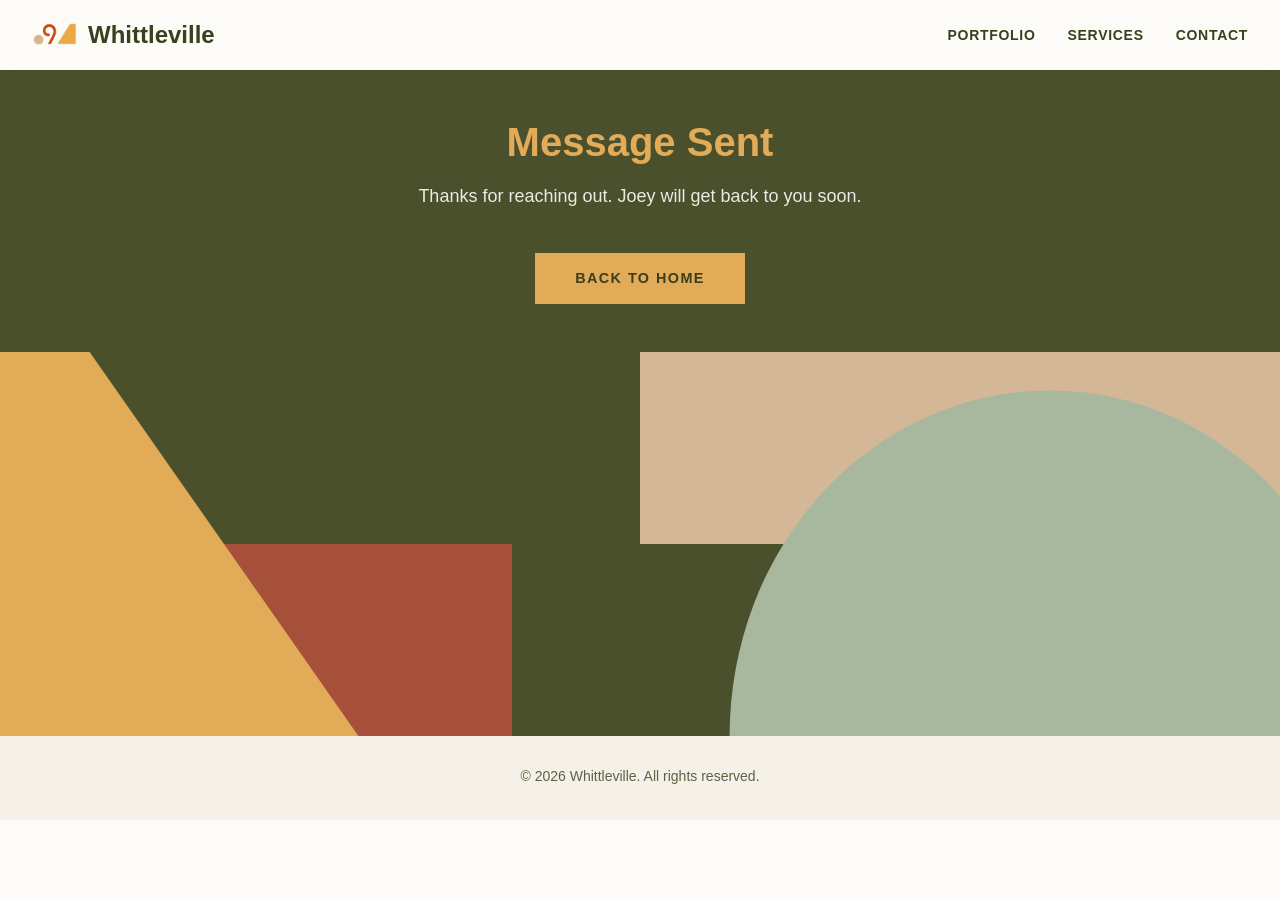
<file: thanks.html>
<!doctype html>
<html lang="en">
    <head>
        <meta charset="UTF-8" />
        <meta name="viewport" content="width=device-width, initial-scale=1.0" />
        <title>Message Sent - Whittleville</title>
        <link rel="stylesheet" href="css/styles.css" />
        <link rel="preconnect" href="https://fonts.googleapis.com" />
        <link rel="preconnect" href="https://fonts.gstatic.com" crossorigin />
        <link
            href="https://fonts.googleapis.com/css2?family=Courier+Prime:wght@400;700&display=swap"
            rel="stylesheet"
        />
    </head>
    <body>
        <!-- Header & Navigation -->
        <header class="header">
            <nav class="nav container">
                <a href="index.html" class="nav__logo">
                    <span class="nav__logo-icon">
                        <img src="images/logo-transparent.png" alt="logo" />
                    </span>
                    Whittleville
                </a>

                <button class="nav__toggle" aria-label="Toggle navigation">
                    <span></span>
                    <span></span>
                    <span></span>
                </button>

                <div class="nav__menu">
                    <ul class="nav__list">
                        <li>
                            <a href="portfolio.html" class="nav__link"
                                >Portfolio</a
                            >
                        </li>
                        <li>
                            <a href="services.html" class="nav__link"
                                >Services</a
                            >
                        </li>
                        <li>
                            <a href="contact.html" class="nav__link">Contact</a>
                        </li>
                    </ul>
                </div>
            </nav>
        </header>

        <!-- Thank You Section -->
        <section class="page-header">
            <h1 class="page-header__title">Message Sent</h1>
            <p class="page-header__subtitle">
                Thanks for reaching out. Joey will get back to you soon.
            </p>
            <br />
            <a href="index.html" class="btn">Back to Home</a>
        </section>

        <!-- Footer -->
        <footer class="footer">
            <svg
                viewBox="0 0 1000 300"
                xmlns="http://www.w3.org/2000/svg"
                preserveAspectRatio="xMidYMid slice"
            >
                <rect x="0" y="0" width="1000" height="300" fill="#4a4f2c" />
                <rect x="0" y="150" width="400" height="150" fill="#a65039" />
                <polygon points="0,300 0,-100 280,300" fill="#e2ab58" />
                <rect x="500" y="0" width="500" height="150" fill="#d4b797" />
                <ellipse cx="820" cy="300" rx="250" ry="270" fill="#a8b89f" />
            </svg>
            <div class="container">
                <p class="footer__text">
                    &copy;
                    <script>
                        document.write(new Date().getFullYear());
                    </script>
                    Whittleville. All rights reserved.
                </p>
            </div>
        </footer>

        <script src="js/main.js"></script>
    </body>
</html>
</file>
<file: css/styles.css>
/* ==========================================
   WHITTLEVILLE WEBSITE - MOBILE FIRST
   ========================================== */

/* ==========================================
   CSS RESET & BASE STYLES
   ========================================== */

* {
    margin: 0;
    padding: 0;
    box-sizing: border-box;
}

:root {
    /* Color Palette */
    --olive-green: #4a4f2c;
    --dark-olive: #3a3f1c;
    --tan-gold: #e2ab58;
    --rust-orange: #a65039;
    --cream: #f5f0e8;
    --sage-green: #a8b89f;
    --dark-green: #2a2f1c;
    --light-cream: #fdfbf7;
    --sand: #d4b797;
    --font-body:
        -apple-system, BlinkMacSystemFont, "Segoe UI", Roboto, Oxygen, Ubuntu,
        sans-serif;

    /* Spacing */
    --spacing-xs: 0.5rem;
    --spacing-sm: 1rem;
    --spacing-md: 2rem;
    --spacing-lg: 3rem;
    --spacing-xl: 4rem;

    /* Container */
    --container-padding: 1.5rem;
}

.color-rust {
    color: var(--rust-orange);
}

html {
    font-size: 16px;
    scroll-behavior: smooth;
}

body {
    font-family: var(--font-body);
    line-height: 1.6;
    color: var(--dark-olive);
    background-color: var(--light-cream);
}

img {
    max-width: 100%;
    height: auto;
    display: block;
}

a {
    text-decoration: none;
    color: inherit;
}

ul {
    list-style: none;
}

.d-flex {
    display: flex;
}

.flex-column {
    flex-direction: column;
}

/* ==========================================
   TYPOGRAPHY
   ========================================== */

h1,
h2,
h3,
h4,
h5,
h6 {
    font-family: var(--font-heading);
    font-weight: 700;
    line-height: 1.2;
    margin-bottom: 1rem;
}

h1 {
    font-size: 2rem;
}

h2 {
    font-size: 1.75rem;
}

h3 {
    font-size: 1.5rem;
}

h4 {
    font-size: 1.25rem;
}

p {
    margin-bottom: 1rem;
}

/* ==========================================
   BUTTONS
   ========================================== */

.btn {
    display: inline-block;
    padding: 0.875rem 2.5rem;
    background-color: var(--tan-gold);
    color: var(--dark-olive);
    font-family: var(--font-heading);
    font-size: 0.9rem;
    font-weight: 700;
    letter-spacing: 0.1em;
    text-transform: uppercase;
    border: none;
    cursor: pointer;
    transition: all 0.3s ease;
}

.btn:hover {
    background-color: #c99560;
    transform: translateY(-2px);
    box-shadow: 0 4px 12px rgba(0, 0, 0, 0.15);
}

.btn:active {
    transform: translateY(0);
}

/* ==========================================
   LAYOUT
   ========================================== */

.container {
    max-width: var(--container-max);
    margin: 0 auto;
    padding: 0 var(--container-padding);
}

.section {
    padding: var(--spacing-xl) 0;
}

/* ==========================================
   HEADER & NAVIGATION
   ========================================== */

.header {
    background-color: var(--light-cream);
    padding: 1rem 0;
    position: sticky;
    top: 0;
    z-index: 1000;
    box-shadow: 0 2px 8px rgba(0, 0, 0, 0.05);
}

.nav {
    display: flex;
    justify-content: space-between;
    align-items: center;
}

.nav__logo {
    display: flex;
    align-items: center;
    gap: 0.5rem;
    font-family: var(--font-heading);
    font-size: 1.5rem;
    font-weight: 700;
    color: var(--dark-olive);
}

.nav__logo-icon {
    width: 3rem;
    height: 1.5rem;
    display: block;
}

.nav__menu {
    display: none;
    flex-direction: column;
    position: absolute;
    top: 100%;
    left: 0;
    right: 0;
    background-color: var(--cream);
    padding: 1rem;
    box-shadow: 0 8px 16px rgba(0, 0, 0, 0.1);
}

.nav__menu.active {
    display: flex;
}

.nav__list {
    display: flex;
    flex-direction: column;
    gap: 1rem;
}

.nav__link {
    font-family: var(--font-heading);
    font-size: 0.875rem;
    font-weight: 600;
    letter-spacing: 0.05em;
    text-transform: uppercase;
    color: var(--dark-olive);
    padding: 0.5rem 0;
    transition: color 0.3s ease;
}

.nav__link:hover {
    color: var(--rust-orange);
}

.nav__toggle {
    background: none;
    border: none;
    cursor: pointer;
    padding: 0.5rem;
    display: flex;
    flex-direction: column;
    gap: 4px;
    z-index: 1001;
}

.nav__toggle span {
    width: 25px;
    height: 3px;
    background-color: var(--dark-olive);
    transition: all 0.3s ease;
    border-radius: 2px;
}

.nav__toggle.active span:nth-child(1) {
    transform: rotate(45deg) translate(6px, 6px);
}

.nav__toggle.active span:nth-child(2) {
    opacity: 0;
}

.nav__toggle.active span:nth-child(3) {
    transform: rotate(-45deg) translate(6px, -6px);
}

/* ==========================================
   HERO SECTION
   ========================================== */

.hero {
    background-color: var(--olive-green);
    color: var(--light-cream);
    text-align: center;
    padding: var(--spacing-xl) var(--container-padding);
    min-height: 60vh;
    display: flex;
    flex-direction: column;
    justify-content: center;
    align-items: center;
}

.hero__title {
    font-family: var(--font-heading);
    font-size: 2.25rem;
    line-height: 1.3;
    margin-bottom: 1.5rem;
    color: var(--tan-gold);
    max-width: 800px;
}

.hero__text {
    font-size: 1rem;
    line-height: 1.8;
    margin-bottom: 2rem;
    max-width: 700px;
    opacity: 0.95;
}

/* ==========================================
   SERVICES BANNER
   ========================================== */

.services-banner {
    background-color: var(--rust-orange);
    color: var(--light-cream);
    padding: 1rem 0;
    overflow: hidden;
    white-space: nowrap;
}

.services-banner__text {
    display: inline-block;
    font-family: var(--font-heading);
    font-size: 0.875rem;
    font-weight: 700;
    letter-spacing: 0.2em;
    text-transform: uppercase;
    animation: scroll-text 15s linear infinite;
}

@keyframes scroll-text {
    0% {
        transform: translateX(0);
    }
    100% {
        transform: translateX(-50%);
    }
}

/* ==========================================
   SERVICES SECTION
   ========================================== */

.services {
    background-color: var(--cream);
    padding: 0;
}

.services__container {
    display: flex;
    flex-direction: column;
    min-height: 400px;
}

.services__image {
    width: 100%;
    height: 300px;
    object-fit: cover;
    flex-shrink: 0;
}

.services__list {
    background-color: var(--cream);
    display: flex;
    flex-wrap: wrap;
}

.services__item {
    padding: 1.5rem 0;
    border-bottom: 2px solid var(--olive-green);
    text-align: center;
    display: flex;
    align-items: center;
    justify-content: center;
    width: 100%;
}

.services__item h3 {
    margin-bottom: 0;
}

.services__item:last-child {
    border-bottom: none;
}

.services__name {
    font-family: var(--font-heading);
    font-size: 1.25rem;
    font-weight: 700;
    letter-spacing: 0.05em;
    color: var(--dark-olive);
    text-transform: uppercase;
    transition: color 0.3s ease;
}

.services__item:hover .services__name {
    color: var(--rust-orange);
}

/* ==========================================
   ABOUT SECTION
   ========================================== */

.about {
    position: relative;
    overflow: hidden;
}

.about__container {
    display: flex;
    flex-direction: column;
    padding: 0;
}

.about__content {
    background-color: var(--sage-green);
    padding: var(--spacing-xl) var(--container-padding);
}

.about__subtitle {
    font-family: var(--font-heading);
    font-size: 0.875rem;
    font-weight: 600;
    letter-spacing: 0.1em;
    text-transform: uppercase;
    color: var(--rust-orange);
    margin-bottom: 0.5rem;
}

.about__title {
    font-family: var(--font-heading);
    font-size: 2rem;
    color: var(--dark-green);
    margin-bottom: 1.5rem;
}

.about__text {
    font-size: 1rem;
    line-height: 1.8;
    color: var(--dark-olive);
    margin-bottom: 1rem;
    opacity: 0.9;
}

.about__image-wrapper {
    width: 100%;
    min-height: 400px;
}

.about__image {
    width: 100%;
    height: 100%;
    min-height: 400px;
    object-fit: cover;
    display: block;
}

/* ==========================================
   FOOTER
   ========================================== */

.footer > .container {
    width: 100%;
    margin-top: -10px;
    background-color: var(--cream);
    color: var(--dark-olive);
    padding: var(--spacing-md) 0;
    text-align: center;
}

.footer__text {
    font-size: 0.875rem;
    opacity: 0.8;
    margin-bottom: 0;
}

/* ==========================================
   PAGE SPECIFIC STYLES
   ========================================== */

/* Page header for internal pages */
.page-header {
    background-color: var(--olive-green);
    color: var(--light-cream);
    padding: var(--spacing-lg) var(--container-padding);
    text-align: center;
}

.page-header__title {
    font-family: var(--font-heading);
    font-size: 2.5rem;
    color: var(--tan-gold);
    margin-bottom: 1rem;
}

.page-header__subtitle {
    font-size: 1.125rem;
    opacity: 0.9;
}

/* Services Detail (services.html) */
.services-detail {
    max-width: 800px;
    margin: 0 auto;
}

.services-detail__block {
    margin-bottom: 4rem;
}

.services-detail__title {
    font-family: var(--font-heading);
    color: var(--rust-orange);
    margin-bottom: 1rem;
}

.services-detail__text {
    line-height: 1.8;
}

.services-detail__cta {
    text-align: center;
    margin-top: 3rem;
}

/* Portfolio - Project Sections */
.project {
    padding: var(--spacing-xl) var(--container-padding);
    border-bottom: 2px solid var(--sage-green);
}

.project:last-child {
    border-bottom: none;
}

.project:nth-child(even) {
    background-color: var(--cream);
}

.project__header {
    max-width: 700px;
    margin-bottom: var(--spacing-lg);
}

.project__title {
    font-family: var(--font-heading);
    font-size: 2rem;
    color: var(--dark-olive);
    margin-bottom: 0.75rem;
}

.project__description {
    font-size: 1.05rem;
    line-height: 1.8;
    color: var(--dark-olive);
    opacity: 0.85;
    margin-bottom: 0;
}

.project__phase {
    margin-bottom: var(--spacing-md);
}

.project__phase:last-child {
    margin-bottom: 0;
}

.project__phase-label {
    display: inline-block;
    font-family: var(--font-heading);
    font-size: 0.8rem;
    font-weight: 700;
    letter-spacing: 0.1em;
    text-transform: uppercase;
    color: var(--rust-orange);
    margin-bottom: 0.75rem;
    border-bottom: 2px solid var(--rust-orange);
    padding-bottom: 0.25rem;
}

.project__photos {
    display: flex;
    flex-direction: column;
    gap: 0.75rem;
}

.project__photo {
    width: 100%;
    aspect-ratio: 4 / 3;
    object-fit: cover;
    display: block;
}

/* Contact Form */
.contact-form {
    max-width: 600px;
    margin: 0 auto;
    padding: var(--spacing-xl) var(--container-padding);
}

.form-group {
    margin-bottom: 1.5rem;
}

.form-label {
    display: block;
    font-family: var(--font-heading);
    font-size: 0.875rem;
    font-weight: 600;
    text-transform: uppercase;
    letter-spacing: 0.05em;
    color: var(--dark-olive);
    margin-bottom: 0.5rem;
}

.form-input,
.form-textarea {
    width: 100%;
    padding: 0.875rem;
    border: 2px solid var(--sage-green);
    background-color: var(--light-cream);
    font-family: var(--font-body);
    font-size: 1rem;
    color: var(--dark-olive);
    transition: border-color 0.3s ease;
}

.form-input:focus,
.form-textarea:focus {
    outline: none;
    border-color: var(--rust-orange);
}

.form-textarea {
    resize: vertical;
    min-height: 150px;
}

.form-button {
    width: 100%;
}

/* ==========================================
   TABLET BREAKPOINT (768px+)
   ========================================== */

@media (min-width: 768px) {
    h1 {
        font-size: 3rem;
    }

    h2 {
        font-size: 2.25rem;
    }

    .nav__toggle {
        display: none;
    }

    .nav__menu {
        display: flex;
        position: static;
        flex-direction: row;
        background-color: transparent;
        padding: 0;
        box-shadow: none;
    }

    .nav__list {
        flex-direction: row;
        gap: 2rem;
    }

    .hero__title {
        font-size: 3.5rem;
    }

    .hero__text {
        font-size: 1.125rem;
    }

    .services__container {
        flex-direction: row;
        min-height: 500px;
    }

    .services__image {
        width: 50%;
        height: auto;
        min-height: 100%;
        object-fit: cover;
        flex-shrink: 0;
    }

    .services__list {
        width: 50%;
        align-content: stretch;
    }

    .services__item {
        padding: 0;
        width: 50%;
        height: 25%;
    }

    .services__item:nth-child(even) {
        border-left: 2px solid var(--olive-green);
    }

    .services__item:nth-last-child(-n + 2) {
        border-bottom: none;
    }

    .services__name {
        font-size: 1.5rem;
    }

    .about__container {
        flex-direction: row;
        align-items: stretch;
        min-height: 500px;
    }

    .about__content {
        flex: 0 0 50%;
        width: 50%;
    }

    .about__image-wrapper {
        flex: 0 0 50%;
        width: 50%;
        min-height: auto;
    }

    .about__image {
        min-height: 100%;
    }

    .project {
        padding: var(--spacing-xl) 2rem;
    }

    .project__photos {
        flex-direction: row;
        gap: 1rem;
    }

    .project__photo {
        flex: 1;
        min-width: 0;
    }

    .form-button {
        width: auto;
    }
}

/* ==========================================
   DESKTOP BREAKPOINT (1024px+)
   ========================================== */

@media (min-width: 1024px) {
    :root {
        --container-padding: 2rem;
    }

    .hero {
        min-height: 70vh;
    }

    .hero__title {
        font-size: 4rem;
    }

    .project__photo {
        aspect-ratio: 5 / 4;
    }

    .services__name {
        font-size: 1.75rem;
    }
}
</file>
